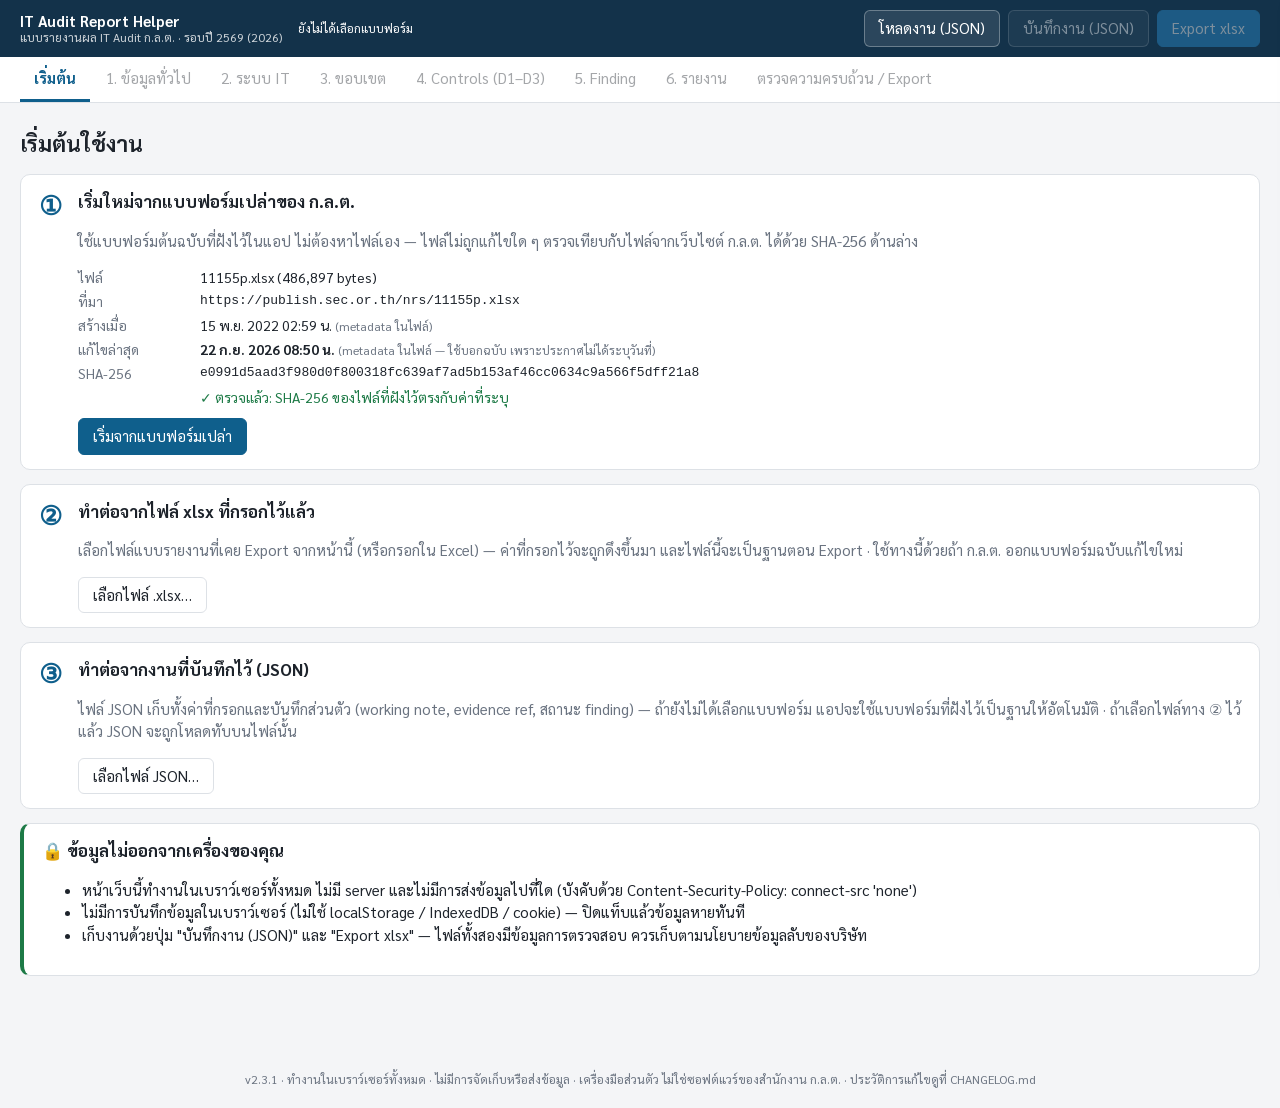
<file: index.html>
<!DOCTYPE html>
<html lang="th">
<head>
  <meta charset="utf-8">
  <!--
    Content-Security-Policy: หลักฐานว่าหน้านี้ "ส่งข้อมูลออกไม่ได้"
      default-src 'none'   → ปิดทุกอย่างเป็นค่าเริ่มต้น
      script-src 'self'    → รันได้เฉพาะไฟล์ JS ใน repo นี้ (ไม่มี CDN, ไม่มี inline script)
      connect-src 'none'   → ห้าม fetch / XHR / WebSocket / beacon ไปที่ใดทั้งสิ้น
      form-action 'none'   → ห้าม submit form ออกไป
      font-src 'self'      → ใช้ได้เฉพาะไฟล์ฟอนต์ใน repo (fonts/)
  -->
  <meta http-equiv="Content-Security-Policy" content="default-src 'none'; script-src 'self'; style-src 'self'; font-src 'self'; img-src 'self' data:; connect-src 'none'; form-action 'none'; base-uri 'none'">
  <meta name="referrer" content="no-referrer">
  <meta name="viewport" content="width=device-width, initial-scale=1">
  <title>แบบรายงานผล IT Audit (ก.ล.ต.) รอบปี 2569 — ตัวช่วยกรอก</title>
  <link rel="icon" href="data:,">
  <link rel="stylesheet" href="css/style.css">
</head>
<body>
  <header class="topbar">
    <div class="brand">
      <strong>IT Audit Report Helper</strong>
      <span>แบบรายงานผล IT Audit ก.ล.ต. · รอบปี 2569 (2026)</span>
    </div>
    <div class="status">
      <span id="tplInfo"></span>
      <span id="dirtyInfo"></span>
    </div>
    <div class="actions">
      <button id="btnLoadJson" class="btn">โหลดงาน (JSON)</button>
      <button id="btnSaveJson" class="btn">บันทึกงาน (JSON)</button>
      <button id="btnExport" class="btn primary">Export xlsx</button>
    </div>
  </header>
  <nav id="tabs" class="tabs">
    <button data-tab="start">เริ่มต้น</button>
    <button data-tab="basic">1. ข้อมูลทั่วไป</button>
    <button data-tab="systems">2. ระบบ IT</button>
    <button data-tab="scope">3. ขอบเขต</button>
    <button data-tab="controls">4. Controls (D1–D3)</button>
    <button data-tab="findings">5. Finding</button>
    <button data-tab="reports">6. รายงาน</button>
    <button data-tab="check">ตรวจความครบถ้วน / Export</button>
  </nav>
  <main id="main"></main>
  <input type="file" id="jsonFile" accept=".json,application/json" hidden>
  <div id="toasts"></div>
  <div id="printArea"></div>
  <aside id="drawer" class="drawer" aria-label="Finding"></aside>
  <footer class="foot">
    <span id="appVersion"></span> · ทำงานในเบราว์เซอร์ทั้งหมด · ไม่มีการจัดเก็บหรือส่งข้อมูล · เครื่องมือส่วนตัว ไม่ใช่ซอฟต์แวร์ของสำนักงาน ก.ล.ต. · ประวัติการแก้ไขดูที่ CHANGELOG.md
  </footer>
  <script src="vendor/jszip.min.js"></script>
  <script src="js/xlsx-engine.js"></script>
  <script src="js/template-2569.js"></script>
  <script src="js/template-2569-data.js"></script>
  <script src="js/scoring.js"></script>
  <script src="js/reports.js"></script>
  <script src="js/app.js"></script>
</body>
</html>
</file>
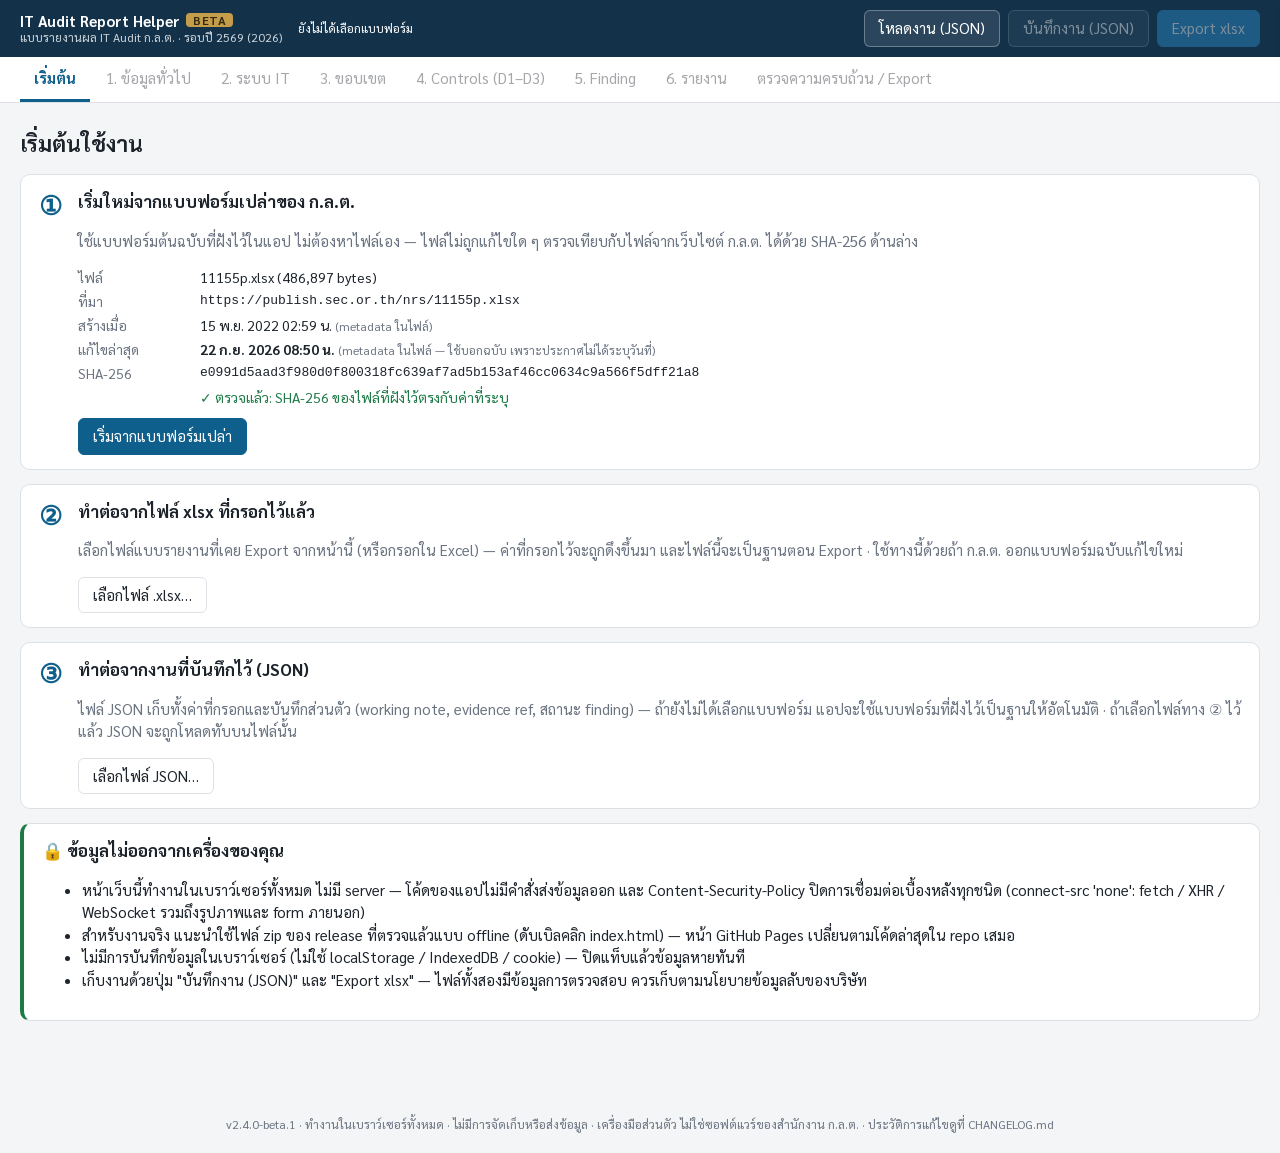
<file: beta/index.html>
<!DOCTYPE html>
<html lang="th">
<head>
  <meta charset="utf-8">
  <!--
    Content-Security-Policy: ปิดการเชื่อมต่อเบื้องหลังทุกชนิดจากหน้านี้
    (CSP ไม่ได้ห้ามการพาทั้งหน้าไป URL อื่น — ส่วนนั้นรับประกันด้วยโค้ดใน js/ ซึ่งไม่มีคำสั่งดังกล่าวและตรวจได้)
      default-src 'none'   → ปิดทุกอย่างเป็นค่าเริ่มต้น
      script-src 'self'    → รันได้เฉพาะไฟล์ JS ใน repo นี้ (ไม่มี CDN, ไม่มี inline script)
      connect-src 'none'   → ห้าม fetch / XHR / WebSocket / beacon ไปที่ใดทั้งสิ้น
      form-action 'none'   → ห้าม submit form ออกไป
      font-src 'self'      → ใช้ได้เฉพาะไฟล์ฟอนต์ใน repo (fonts/)
  -->
  <meta http-equiv="Content-Security-Policy" content="default-src 'none'; script-src 'self'; style-src 'self'; font-src 'self'; img-src 'self' data:; connect-src 'none'; form-action 'none'; base-uri 'none'">
  <meta name="referrer" content="no-referrer">
  <meta name="viewport" content="width=device-width, initial-scale=1">
  <title>[BETA] แบบรายงานผล IT Audit (ก.ล.ต.) รอบปี 2569 — ตัวช่วยกรอก</title>
  <link rel="icon" href="data:,">
  <link rel="stylesheet" href="css/style.css">
</head>
<body>
  <header class="topbar">
    <div class="brand">
      <strong>IT Audit Report Helper<span class="beta-tag" title="รุ่นทดสอบ — ตัวหลักอยู่ที่โฟลเดอร์บนสุดของ repo">BETA</span></strong>
      <span>แบบรายงานผล IT Audit ก.ล.ต. · รอบปี 2569 (2026)</span>
    </div>
    <div class="status">
      <span id="tplInfo"></span>
      <span id="dirtyInfo"></span>
    </div>
    <div class="actions">
      <button id="btnLoadJson" class="btn">โหลดงาน (JSON)</button>
      <button id="btnSaveJson" class="btn">บันทึกงาน (JSON)</button>
      <button id="btnExport" class="btn primary">Export xlsx</button>
    </div>
  </header>
  <nav id="tabs" class="tabs">
    <button data-tab="start">เริ่มต้น</button>
    <button data-tab="basic">1. ข้อมูลทั่วไป</button>
    <button data-tab="systems">2. ระบบ IT</button>
    <button data-tab="scope">3. ขอบเขต</button>
    <button data-tab="controls">4. Controls (D1–D3)</button>
    <button data-tab="findings">5. Finding</button>
    <button data-tab="reports">6. รายงาน</button>
    <button data-tab="check">ตรวจความครบถ้วน / Export</button>
  </nav>
  <main id="main"></main>
  <input type="file" id="jsonFile" accept=".json,application/json" hidden>
  <div id="toasts"></div>
  <div id="printArea"></div>
  <aside id="drawer" class="drawer" aria-label="Finding"></aside>
  <footer class="foot">
    <span id="appVersion"></span> · ทำงานในเบราว์เซอร์ทั้งหมด · ไม่มีการจัดเก็บหรือส่งข้อมูล · เครื่องมือส่วนตัว ไม่ใช่ซอฟต์แวร์ของสำนักงาน ก.ล.ต. · ประวัติการแก้ไขดูที่ CHANGELOG.md
  </footer>
  <script src="vendor/jszip.min.js"></script>
  <script src="js/xlsx-engine.js"></script>
  <script src="js/template-2569.js"></script>
  <script src="js/template-2569-data.js"></script>
  <script src="js/scoring.js"></script>
  <script src="js/reports.js"></script>
  <script src="js/app.js"></script>
</body>
</html>
</file>
<file: css/style.css>
@font-face { font-family: "Sarabun"; font-style: normal; font-weight: 400; font-display: swap;
  src: url(../fonts/sarabun-thai-400-normal.woff2) format("woff2"); unicode-range: U+02D7,U+0303,U+0331,U+0E01-0E5B,U+200C-200D,U+25CC; }
@font-face { font-family: "Sarabun"; font-style: normal; font-weight: 400; font-display: swap;
  src: url(../fonts/sarabun-latin-400-normal.woff2) format("woff2"); unicode-range: U+0000-00FF,U+0131,U+0152-0153,U+02BB-02BC,U+02C6,U+02DA,U+02DC,U+0304,U+0308,U+0329,U+2000-206F,U+20AC,U+2122,U+2191,U+2193,U+2212,U+2215,U+FEFF,U+FFFD; }
@font-face { font-family: "Sarabun"; font-style: normal; font-weight: 700; font-display: swap;
  src: url(../fonts/sarabun-thai-700-normal.woff2) format("woff2"); unicode-range: U+02D7,U+0303,U+0331,U+0E01-0E5B,U+200C-200D,U+25CC; }
@font-face { font-family: "Sarabun"; font-style: normal; font-weight: 700; font-display: swap;
  src: url(../fonts/sarabun-latin-700-normal.woff2) format("woff2"); unicode-range: U+0000-00FF,U+0131,U+0152-0153,U+02BB-02BC,U+02C6,U+02DA,U+02DC,U+0304,U+0308,U+0329,U+2000-206F,U+20AC,U+2122,U+2191,U+2193,U+2212,U+2215,U+FEFF,U+FFFD; }

:root {
  --bg: #f4f5f7;
  --card: #ffffff;
  --ink: #1d232b;
  --muted: #6a7380;
  --line: #dde1e6;
  --accent: #0f5f8c;
  --accent-ink: #ffffff;
  --ok: #1d7a46;   --ok-bg: #e6f4ec;
  --part: #9a6200; --part-bg: #fdf1dc;
  --gap: #b3261e;  --gap-bg: #fbe7e5;
  --na: #59636e;   --na-bg: #eceef1;
  --font: "Sarabun", "TH Sarabun New", "Noto Sans Thai", "Leelawadee UI", "Segoe UI", Tahoma, sans-serif;
}
* { box-sizing: border-box; }
body { margin: 0; font-family: var(--font); font-size: 15px; color: var(--ink); background: var(--bg); line-height: 1.5; }
button, input, select, textarea { font: inherit; color: inherit; }

/* top bar */
.topbar { position: sticky; top: 0; z-index: 20; display: flex; gap: 16px; align-items: center; flex-wrap: wrap;
  padding: 10px 20px; background: #13324a; color: #fff; }
.brand { display: flex; flex-direction: column; line-height: 1.2; }
.brand span { font-size: 12px; opacity: .8; }
.status { flex: 1; display: flex; flex-direction: column; font-size: 12px; min-width: 200px; }
.status .dirty { color: #ffcf7a; }
.status .clean { color: #a8e0bf; }
.actions { display: flex; gap: 8px; }
.tabs { position: sticky; top: 56px; z-index: 19; display: flex; gap: 2px; overflow-x: auto; padding: 0 20px; background: #fff; border-bottom: 1px solid var(--line); }
.tabs button { border: 0; background: none; padding: 10px 14px; cursor: pointer; border-bottom: 3px solid transparent; white-space: nowrap; }
.tabs button.active { border-bottom-color: var(--accent); font-weight: 600; color: var(--accent); }
.tabs button:disabled { opacity: .4; cursor: not-allowed; }

/* buttons */
.btn { border: 1px solid var(--line); background: #fff; color: var(--ink); padding: 6px 14px; border-radius: 6px; cursor: pointer; }
.btn:hover:not(:disabled) { border-color: var(--accent); }
.btn:disabled { opacity: .45; cursor: not-allowed; }
.btn.primary { background: var(--accent); border-color: var(--accent); color: var(--accent-ink); }
.topbar .btn { background: rgba(255,255,255,.1); color: #fff; border-color: rgba(255,255,255,.3); }
.topbar .btn.primary { background: #2a8ccc; border-color: #2a8ccc; }
.btn.small { padding: 3px 10px; font-size: 13px; }
.linkbtn { border: 0; background: none; color: var(--accent); cursor: pointer; padding: 0 4px; }
.linkbtn:disabled { color: var(--line); cursor: default; }
.linkbtn.danger { color: var(--gap); }

/* layout */
main { max-width: 1280px; margin: 0 auto; padding: 16px 20px 60px; }
.page h2 { margin: 8px 0 14px; font-size: 22px; }
.card { background: var(--card); border: 1px solid var(--line); border-radius: 10px; padding: 14px 18px; margin-bottom: 14px; }
.card h3 { margin: 0 0 8px; font-size: 17px; }
.card.disabled { opacity: .55; }
.card.privacy { border-left: 4px solid var(--ok); }
.muted { color: var(--muted); }
.small { font-size: 12px; }
.pre { white-space: pre-wrap; }
.hint { color: var(--muted); font-size: 13px; margin: 4px 0 0; white-space: pre-wrap; }
.ok-text { color: var(--ok); }
.warn-text { color: var(--gap); display: block; }
.grid { display: grid; grid-template-columns: repeat(auto-fill, minmax(260px, 1fr)); gap: 12px 18px; }
.field { display: flex; flex-direction: column; gap: 4px; }
.field.wide { grid-column: 1 / -1; }
.field .lbl { font-size: 13px; font-weight: 600; white-space: pre-wrap; }
input[type=text], input[type=email], input[type=date], input[type=month], input[type=search], select, textarea {
  border: 1px solid var(--line); border-radius: 6px; padding: 6px 8px; background: #fff; width: 100%; }
textarea { resize: vertical; }
input:focus, select:focus, textarea:focus { outline: 2px solid #9cc9e8; border-color: var(--accent); }
.dl input { width: 100%; }
.cellref { font-family: Consolas, monospace; font-size: 11px; font-weight: 400; color: var(--muted); background: #f0f2f4; border-radius: 4px; padding: 0 5px; }

/* tables */
.tablewrap { overflow-x: auto; }
.grid-table { border-collapse: collapse; width: 100%; font-size: 14px; }
.grid-table th, .grid-table td { border: 1px solid var(--line); padding: 4px 6px; vertical-align: top; }
.grid-table th { background: #f0f3f6; font-size: 12px; white-space: pre-wrap; text-align: left; }
.grid-table td.num { text-align: center; color: var(--muted); white-space: nowrap; }
.grid-table tbody.examples td { color: var(--muted); font-size: 12px; background: #fafbfc; }
.grid-table td input, .grid-table td select, .grid-table td textarea { min-width: 120px; }
.grid-table.scope td:last-child textarea { min-width: 260px; }
.grid-table td.ok { color: var(--ok); } .grid-table td.part { color: var(--part); } .grid-table td.gap { color: var(--gap); }
.grid-table tfoot td { font-weight: 600; }

/* issues */
.issues { background: #fffaf0; border: 1px solid #f1dfb8; border-radius: 8px; padding: 10px 14px; margin-bottom: 14px; }
.issues ul, .issues-list { margin: 6px 0 0; padding-left: 20px; }
li.error { color: var(--gap); } li.warn { color: var(--part); } li.info { color: var(--muted); }
.issues-list li { margin: 3px 0; }
.issues-list .lvl { font-size: 11px; border: 1px solid currentColor; border-radius: 4px; padding: 0 5px; }

/* controls */
.controls-page { display: grid; grid-template-columns: 170px 1fr; gap: 16px; align-items: start; }
.subnav { position: sticky; top: 110px; display: flex; flex-direction: column; gap: 2px; background: #fff; border: 1px solid var(--line); border-radius: 10px; padding: 6px; }
.subnav button { display: flex; align-items: center; gap: 6px; border: 0; background: none; padding: 6px 8px; border-radius: 6px; cursor: pointer; text-align: left; }
.subnav button.active { background: #e3eef6; font-weight: 600; }
.subnav .nm { flex: 1; }
.subnav .pg { font-size: 12px; color: var(--muted); }
.subnav button.complete .pg { color: var(--ok); }
.subnav .gapcount { font-size: 11px; background: var(--gap-bg); color: var(--gap); border-radius: 8px; padding: 0 6px; }
.filterbar { position: sticky; top: 100px; z-index: 5; display: flex; flex-wrap: wrap; gap: 10px; align-items: center; background: var(--bg); padding: 8px 0; }
.filterbar select { width: auto; }
.filterbar input[type=search] { width: 220px; }
.sec-h { margin: 18px 0 8px; color: var(--accent); }
h3.sec-h { font-size: 17px; } h4.sec-h { font-size: 15px; }
.ctl { background: #fff; border: 1px solid var(--line); border-left: 5px solid var(--line); border-radius: 8px; padding: 10px 14px; margin-bottom: 10px; }
.ctl.ok { border-left-color: var(--ok); } .ctl.part { border-left-color: var(--part); } .ctl.gap { border-left-color: var(--gap); } .ctl.na { border-left-color: var(--na); }
.ctl.notappl { opacity: .6; }
.ctl header, .finding header { display: flex; flex-wrap: wrap; gap: 10px; align-items: center; }
.cid { font-weight: 700; font-family: Consolas, monospace; }
.badges { display: inline-flex; gap: 3px; }
.badge { font-size: 10px; font-weight: 700; border: 1px solid var(--line); color: #b8bec6; border-radius: 4px; padding: 0 4px; }
.badge.on { color: var(--accent); border-color: var(--accent); }
.badge.adv.on { color: #7a3fb0; border-color: #7a3fb0; }
.badge.gap.on { color: var(--gap); border-color: var(--gap); }
.refs { font-size: 12px; color: var(--muted); margin-left: auto; }
.ctext { margin: 8px 0; }
.results { display: flex; flex-wrap: wrap; gap: 6px; align-items: center; }
.results .lbl { font-size: 13px; font-weight: 600; margin-right: 4px; }
.res { border: 1px solid var(--line); background: #fff; border-radius: 16px; padding: 2px 14px; cursor: pointer; }
.res.ok.sel { background: var(--ok); border-color: var(--ok); color: #fff; }
.res.part.sel { background: var(--part); border-color: var(--part); color: #fff; }
.res.gap.sel { background: var(--gap); border-color: var(--gap); color: #fff; }
.res.na.sel { background: var(--na); border-color: var(--na); color: #fff; }
.res:hover:not(.sel) { border-color: var(--accent); }
.fixed { color: var(--na); font-style: italic; }
.matdesc { background: #f5f8fa; border-radius: 6px; padding: 6px 10px; margin: 8px 0 0; font-size: 14px; }
details { margin-top: 8px; }
details summary { cursor: pointer; color: var(--accent); font-size: 13px; }
.matlist { font-size: 13px; margin: 6px 0; padding-left: 18px; list-style: none; }
.matlist li { margin: 3px 0; padding: 2px 6px; border-radius: 4px; }
.matlist li.cur { background: #e3eef6; }
.notes .field { margin-top: 6px; }
.ctl footer { display: flex; justify-content: flex-end; gap: 10px; align-items: center; margin-top: 8px; }
.linked { font-size: 13px; margin-right: auto; }

/* findings */
.summary .stats { display: flex; flex-wrap: wrap; gap: 10px; }
.stat { display: flex; flex-direction: column; align-items: center; min-width: 84px; padding: 6px 10px; border-radius: 8px; background: #f3f5f7; }
.stat .n { font-size: 22px; font-weight: 700; }
.stat .l { font-size: 12px; color: var(--muted); }
.stat.gap .n { color: var(--gap); } .stat.part .n { color: var(--part); } .stat.ok .n { color: var(--ok); } .stat.na .n { color: var(--na); }
.finding { background: #fff; border: 1px solid var(--line); border-left: 5px solid var(--accent); border-radius: 8px; padding: 12px 16px; margin-bottom: 12px; }
.finding.overdue { border-left-color: var(--gap); }
.finding.flash { box-shadow: 0 0 0 3px #9cc9e8; }
.finding .spacer { flex: 1; }
.finding .grid { margin-top: 10px; }
.finding .private { display: flex; flex-wrap: wrap; gap: 14px; align-items: center; margin-top: 12px; padding-top: 10px; border-top: 1px dashed var(--line); }
.finding .private select, .finding .private input { width: auto; }
.example { border-top: 1px solid var(--line); margin-top: 8px; padding-top: 6px; font-size: 13px; color: var(--muted); }
.example p { margin: 2px 0; white-space: pre-wrap; }

/* toasts & footer */
#toasts { position: fixed; right: 16px; bottom: 16px; display: flex; flex-direction: column; gap: 8px; z-index: 50; max-width: 420px; }
.toast { background: #13324a; color: #fff; padding: 10px 14px; border-radius: 8px; box-shadow: 0 4px 14px rgba(0,0,0,.2); font-size: 14px; }
.toast.error { background: var(--gap); }
.foot { text-align: center; font-size: 12px; color: var(--muted); padding: 20px; }

@media (max-width: 860px) {
  .controls-page { grid-template-columns: 1fr; }
  .subnav { position: static; flex-direction: row; flex-wrap: wrap; }
  .tabs { top: 0; position: static; }
  .topbar { position: static; }
  .filterbar { position: static; }
}

/* pager (ปุ่มก่อนหน้า/ถัดไป ท้ายหน้า) */
.pager { display: flex; justify-content: space-between; align-items: center; gap: 12px; margin: 24px 0 0; padding-top: 14px; border-top: 1px solid var(--line); }
.controls-page + .pager { margin-left: 186px; }

/* reports tab */
.field.check { flex-direction: row; align-items: center; gap: 8px; }
.field.check input { width: auto; }
.report-bar { display: flex; flex-wrap: wrap; justify-content: space-between; gap: 10px; align-items: center; margin-bottom: 12px; }
.seg { display: inline-flex; border: 1px solid var(--line); border-radius: 8px; overflow: hidden; background: #fff; }
.seg button { border: 0; background: none; padding: 7px 14px; cursor: pointer; border-right: 1px solid var(--line); }
.seg button:last-child { border-right: 0; }
.seg button.active { background: var(--accent); color: #fff; }
.paper-wrap { overflow-x: auto; padding: 8px 0 20px; }
.paper { background: #fff; margin: 0 auto; padding: 14mm 12mm; box-shadow: 0 2px 12px rgba(0,0,0,.12); }
.paper.portrait { width: 210mm; }
.paper.landscape { width: 297mm; }

/* report body (ใช้ทั้งพรีวิวและตอนพิมพ์) */
.report { font-family: "Sarabun", "TH Sarabun New", sans-serif; font-size: 9.5pt; line-height: 1.35; color: #1d232b; }
.report h1 { font-size: 15pt; margin: 0; }
.report h2 { font-size: 11pt; margin: 10px 0 5px; color: #13324a; border-bottom: 1px solid #c9d3dc; padding-bottom: 2px; }
.report h3 { font-size: 10pt; margin: 8px 0 4px; }
.rep-conf { float: right; color: #b3261e; font-weight: 700; font-size: 8.5pt; border: 1px solid #b3261e; border-radius: 3px; padding: 0 6px; }
.rep-sub { margin: 0 0 6px; color: #5a636e; }
.rep-meta { width: 100%; border-collapse: collapse; font-size: 9pt; margin-bottom: 6px; }
.rep-meta th { text-align: left; color: #5a636e; font-weight: 600; width: 16%; padding: 2px 6px 2px 0; vertical-align: top; }
.rep-meta td { padding: 2px 10px 2px 0; vertical-align: top; }
.rep-warn { background: #fdf1dc; border: 1px solid #ecd29b; color: #7a4d00; border-radius: 4px; padding: 4px 8px; margin: 6px 0; font-size: 9pt; }
.rep-note { color: #5a636e; font-size: 8.5pt; margin: 4px 0; white-space: pre-wrap; }
.rep-foot { color: #5a636e; font-size: 7.5pt; margin-top: 10px; border-top: 1px solid #dde1e6; padding-top: 4px; }
.kpis { display: grid; grid-template-columns: repeat(5, 1fr); gap: 6px; margin: 8px 0; }
.kpi { border: 1px solid #d5dae0; border-radius: 5px; padding: 5px 7px; break-inside: avoid; }
.kpi-l { font-size: 7.5pt; color: #5a636e; line-height: 1.2; min-height: 2.4em; }
.kpi-v { font-size: 15pt; font-weight: 700; line-height: 1.2; }
.kpi-s { font-size: 7.5pt; color: #5a636e; }
.kpi.rag-red { border-color: #b3261e; } .kpi.rag-red .kpi-v { color: #b3261e; }
.kpi.rag-amber { border-color: #c98a00; } .kpi.rag-amber .kpi-v { color: #9a6200; }
.kpi.rag-green { border-color: #1d7a46; } .kpi.rag-green .kpi-v { color: #1d7a46; }
.rep-table { width: 100%; border-collapse: collapse; font-size: 8.5pt; margin: 4px 0 6px; }
.rep-table th, .rep-table td { border: 1px solid #c9d0d8; padding: 2px 4px; vertical-align: top; }
.rep-table th { background: #e9eef3; font-weight: 700; text-align: center; }
.rep-table th.grp { background: #d8e3ec; }
.rep-table td.n { text-align: center; white-space: nowrap; }
.rep-table td.b { font-weight: 700; }
.rep-table .sep { border-left: 2px solid #7d8b99; }
.rep-table tfoot td, .rep-table tr.total td { font-weight: 700; background: #f3f6f8; }
.rep-table tr { break-inside: avoid; }
.rep-table thead { display: table-header-group; }
.rep-table.small { width: auto; min-width: 60%; }
.rep-table .th { color: #5a636e; font-size: 7.5pt; }
.rep-table.detail tr.lv1 td { background: #f0f4f7; font-weight: 700; }
.rep-table.detail tr.lv3 td:nth-child(2) { padding-left: 14px; }
.rep-table td.nowrap { white-space: pre-line; }
.rep-table td.pre { white-space: pre-wrap; }
.rep-table.findings td:nth-child(4), .rep-table.findings td:nth-child(6) { width: 26%; }
.rating-H { color: #b3261e; font-weight: 700; } .rating-M { color: #9a6200; font-weight: 700; } .rating-L { color: #1d7a46; font-weight: 700; }
.age-overdue { color: #b3261e; font-weight: 700; } .age-soon { color: #9a6200; font-weight: 700; } .age-none { color: #5a636e; }
.res-No, .res-M1 { color: #b3261e; font-weight: 700; } .res-Partial, .res-M2 { color: #9a6200; font-weight: 700; }
.rag-red { color: #b3261e; } .rag-amber { color: #9a6200; } .rag-green { color: #1d7a46; }
.rep-table.gaps { table-layout: fixed; }
.rep-table.gaps th.c-id { width: 11%; } .rep-table.gaps th.c-res { width: 7%; } .rep-table.gaps th.c-fd { width: 8%; } .rep-table.gaps th.c-note { width: 26%; }
.rep-table td.id { white-space: nowrap; }
.adv { color: #7a3fb0; font-size: 7pt; font-weight: 700; }
.two-col { display: grid; grid-template-columns: 1.1fr 1fr; gap: 14px; break-inside: avoid; }
.rep-nist { width: 100%; max-width: 330px; height: auto; font-family: "Sarabun", sans-serif; }
.gap-sec { break-inside: auto; }
.gap-sec h3 { break-after: avoid; }
#printArea { display: none; }

@media print {
  body { background: #fff; }
  .topbar, .tabs, #toasts, .foot, .pager { display: none !important; }
  body:not(.print-mode) .subnav, body:not(.print-mode) .filterbar, body:not(.print-mode) button { display: none !important; }
  body.print-mode > *:not(#printArea) { display: none !important; }
  body.print-mode #printArea { display: block; }
  .report .rep-conf { display: none; }   /* ตอนพิมพ์ใช้ป้ายในหัวกระดาษ (@page) แทน */
  .report { font-size: 9pt; }
  .break-before { break-before: page; }
}

/* start page */
.card.option { display: flex; gap: 16px; align-items: flex-start; }
.opt-num { font-size: 26px; font-weight: 700; color: var(--accent); line-height: 1; padding-top: 2px; }
.opt-body { flex: 1; }
.opt-body h3 { margin-bottom: 4px; }
.card.current { border-left: 4px solid var(--accent); }
.cur-head { display: flex; flex-wrap: wrap; gap: 6px 10px; align-items: center; }
.cur-head button { margin-left: auto; }
.srcinfo { display: grid; grid-template-columns: 110px 1fr; gap: 3px 12px; margin: 10px 0; font-size: 14px; }
.srcinfo dt { color: var(--muted); }
.srcinfo dd { margin: 0; }
.mono { font-family: Consolas, "Courier New", monospace; font-size: 13px; word-break: break-all; }
.rev-warn { background: var(--gap-bg); border: 1px solid #efc2bd; border-radius: 8px; padding: 10px 14px; margin-top: 8px; }
.rev-warn p { margin: 4px 0; }

/* toast with action */
.toast { display: flex; gap: 10px; align-items: center; }
.toast.warn { background: #8a5a00; }
.toast-act { border: 1px solid rgba(255,255,255,.6); background: transparent; color: #fff; border-radius: 6px; padding: 2px 10px; cursor: pointer; white-space: nowrap; }

/* unanswered highlight */
.ctl.unanswered { border-left: 5px dashed #d48a00; background: #fffbf2; }
.badge-pending { font-size: 11px; font-weight: 700; color: #8a5a00; background: #fdf1dc; border: 1px solid #ecd29b; border-radius: 4px; padding: 0 6px; }
.subnav .pendcount { font-size: 11px; background: #fdf1dc; color: #8a5a00; border-radius: 8px; padding: 0 6px; white-space: nowrap; }
.remarks { background: #fffaf0; border: 1px solid #ecd29b; border-left: 5px solid #d48a00; border-radius: 8px; padding: 10px 14px; margin: 4px 0 12px; color: #6b4600; }
.chips { display: inline-flex; flex-wrap: wrap; gap: 6px; margin-top: 6px; }
.finding header .chips { margin-top: 0; }
.chip { border: 1px solid #b9cfe0; background: #eef5fb; color: var(--accent); border-radius: 14px; padding: 1px 10px; font-size: 13px; cursor: pointer; font-family: Consolas, monospace; }
.chip:hover { background: #dcebf6; }
.chip.warn { border-color: #ecd29b; background: #fdf1dc; color: #6b4600; }
.ctl.flash, .finding.flash { box-shadow: 0 0 0 3px #f2b84b; transition: box-shadow .3s; }
.ctl.drawer-src { box-shadow: 0 0 0 3px #9cc9e8; }

/* drawer */
.drawer { position: fixed; top: 0; right: 0; height: 100vh; width: min(46vw, 640px); background: #fff; z-index: 40;
  box-shadow: -8px 0 24px rgba(0,0,0,.15); display: flex; flex-direction: column; transform: translateX(105%); transition: transform .2s ease; }
body.drawer-open .drawer { transform: none; }
body.drawer-open main { margin-right: calc(min(46vw, 640px) + 8px); margin-left: 12px; }
.dr-head { display: flex; justify-content: space-between; gap: 10px; align-items: flex-start; padding: 14px 18px; border-bottom: 1px solid var(--line); background: #f6f8fa; }
.dr-title { font-size: 18px; font-weight: 700; }
.dr-x { font-size: 18px; }
.dr-seg { margin: 12px 18px 0; align-self: flex-start; }
.dr-body { flex: 1; overflow-y: auto; padding: 14px 18px; }
.dr-body .grid { grid-template-columns: 1fr 1fr; }
.dr-foot { display: flex; flex-wrap: wrap; gap: 8px; padding: 12px 18px; border-top: 1px solid var(--line); background: #f6f8fa; }
.btn.danger { color: var(--gap); border-color: #efc2bd; }
.pick-list { display: flex; flex-direction: column; gap: 8px; }
.pick { text-align: left; border: 1px solid var(--line); background: #fff; border-radius: 8px; padding: 8px 12px; cursor: pointer; }
.pick:hover:not(:disabled) { border-color: var(--accent); }
.pick.sel { border-color: var(--accent); box-shadow: 0 0 0 2px #9cc9e8; background: #f3f8fc; }
.pick:disabled { opacity: .55; cursor: default; }
.pick-h { display: flex; flex-wrap: wrap; gap: 8px; align-items: center; }
@media (max-width: 860px) {
  .drawer { width: 100vw; }
  body.drawer-open main { margin-right: 0; }
}
@media print { .drawer { display: none !important; } }
.dr-body .private { display: flex; flex-wrap: wrap; gap: 10px 14px; align-items: center; margin-top: 12px; padding-top: 10px; border-top: 1px dashed var(--line); }
.dr-body .private select, .dr-body .private input { width: auto; }
body.drawer-open #toasts { right: auto; left: 16px; }
</file>
<file: beta/css/style.css>
@font-face { font-family: "Sarabun"; font-style: normal; font-weight: 400; font-display: swap;
  src: url(../fonts/sarabun-thai-400-normal.woff2) format("woff2"); unicode-range: U+02D7,U+0303,U+0331,U+0E01-0E5B,U+200C-200D,U+25CC; }
@font-face { font-family: "Sarabun"; font-style: normal; font-weight: 400; font-display: swap;
  src: url(../fonts/sarabun-latin-400-normal.woff2) format("woff2"); unicode-range: U+0000-00FF,U+0131,U+0152-0153,U+02BB-02BC,U+02C6,U+02DA,U+02DC,U+0304,U+0308,U+0329,U+2000-206F,U+20AC,U+2122,U+2191,U+2193,U+2212,U+2215,U+FEFF,U+FFFD; }
@font-face { font-family: "Sarabun"; font-style: normal; font-weight: 700; font-display: swap;
  src: url(../fonts/sarabun-thai-700-normal.woff2) format("woff2"); unicode-range: U+02D7,U+0303,U+0331,U+0E01-0E5B,U+200C-200D,U+25CC; }
@font-face { font-family: "Sarabun"; font-style: normal; font-weight: 700; font-display: swap;
  src: url(../fonts/sarabun-latin-700-normal.woff2) format("woff2"); unicode-range: U+0000-00FF,U+0131,U+0152-0153,U+02BB-02BC,U+02C6,U+02DA,U+02DC,U+0304,U+0308,U+0329,U+2000-206F,U+20AC,U+2122,U+2191,U+2193,U+2212,U+2215,U+FEFF,U+FFFD; }

:root {
  --bg: #f4f5f7;
  --card: #ffffff;
  --ink: #1d232b;
  --muted: #6a7380;
  --line: #dde1e6;
  --accent: #0f5f8c;
  --accent-ink: #ffffff;
  --ok: #1d7a46;   --ok-bg: #e6f4ec;
  --part: #9a6200; --part-bg: #fdf1dc;
  --gap: #b3261e;  --gap-bg: #fbe7e5;
  --na: #59636e;   --na-bg: #eceef1;
  --font: "Sarabun", "TH Sarabun New", "Noto Sans Thai", "Leelawadee UI", "Segoe UI", Tahoma, sans-serif;
}
* { box-sizing: border-box; }
body { margin: 0; font-family: var(--font); font-size: 15px; color: var(--ink); background: var(--bg); line-height: 1.5; }
button, input, select, textarea { font: inherit; color: inherit; }

/* top bar */
.topbar { position: sticky; top: 0; z-index: 20; display: flex; gap: 16px; align-items: center; flex-wrap: wrap;
  padding: 10px 20px; background: #13324a; color: #fff; }
.brand { display: flex; flex-direction: column; line-height: 1.2; }
.brand span { font-size: 12px; opacity: .8; }
.status { flex: 1; display: flex; flex-direction: column; font-size: 12px; min-width: 200px; }
.status .dirty { color: #ffcf7a; }
.status .clean { color: #a8e0bf; }
.actions { display: flex; gap: 8px; }
.tabs { position: sticky; top: 56px; z-index: 19; display: flex; gap: 2px; overflow-x: auto; padding: 0 20px; background: #fff; border-bottom: 1px solid var(--line); }
.tabs button { border: 0; background: none; padding: 10px 14px; cursor: pointer; border-bottom: 3px solid transparent; white-space: nowrap; }
.tabs button.active { border-bottom-color: var(--accent); font-weight: 600; color: var(--accent); }
.tabs button:disabled { opacity: .4; cursor: not-allowed; }

/* buttons */
.btn { border: 1px solid var(--line); background: #fff; color: var(--ink); padding: 6px 14px; border-radius: 6px; cursor: pointer; }
.btn:hover:not(:disabled) { border-color: var(--accent); }
.btn:disabled { opacity: .45; cursor: not-allowed; }
.btn.primary { background: var(--accent); border-color: var(--accent); color: var(--accent-ink); }
.topbar .btn { background: rgba(255,255,255,.1); color: #fff; border-color: rgba(255,255,255,.3); }
.topbar .btn.primary { background: #2a8ccc; border-color: #2a8ccc; }
.btn.small { padding: 3px 10px; font-size: 13px; }
.linkbtn { border: 0; background: none; color: var(--accent); cursor: pointer; padding: 0 4px; }
.linkbtn:disabled { color: var(--line); cursor: default; }
.linkbtn.danger { color: var(--gap); }

/* layout */
main { max-width: 1280px; margin: 0 auto; padding: 16px 20px 60px; }
.page h2 { margin: 8px 0 14px; font-size: 22px; }
.card { background: var(--card); border: 1px solid var(--line); border-radius: 10px; padding: 14px 18px; margin-bottom: 14px; }
.card h3 { margin: 0 0 8px; font-size: 17px; }
.card.disabled { opacity: .55; }
.card.privacy { border-left: 4px solid var(--ok); }
.muted { color: var(--muted); }
.small { font-size: 12px; }
.pre { white-space: pre-wrap; }
.hint { color: var(--muted); font-size: 13px; margin: 4px 0 0; white-space: pre-wrap; }
.ok-text { color: var(--ok); }
.warn-text { color: var(--gap); display: block; }
.grid { display: grid; grid-template-columns: repeat(auto-fill, minmax(260px, 1fr)); gap: 12px 18px; }
.field { display: flex; flex-direction: column; gap: 4px; }
.field.wide { grid-column: 1 / -1; }
.field .lbl { font-size: 13px; font-weight: 600; white-space: pre-wrap; }
input[type=text], input[type=email], input[type=date], input[type=month], input[type=search], select, textarea {
  border: 1px solid var(--line); border-radius: 6px; padding: 6px 8px; background: #fff; width: 100%; }
textarea { resize: vertical; }
input:focus, select:focus, textarea:focus { outline: 2px solid #9cc9e8; border-color: var(--accent); }
.dl input { width: 100%; }
.cellref { font-family: Consolas, monospace; font-size: 11px; font-weight: 400; color: var(--muted); background: #f0f2f4; border-radius: 4px; padding: 0 5px; }

/* tables */
.tablewrap { overflow-x: auto; }
.grid-table { border-collapse: collapse; width: 100%; font-size: 14px; }
.grid-table th, .grid-table td { border: 1px solid var(--line); padding: 4px 6px; vertical-align: top; }
.grid-table th { background: #f0f3f6; font-size: 12px; white-space: pre-wrap; text-align: left; }
.grid-table td.num { text-align: center; color: var(--muted); white-space: nowrap; }
.grid-table tbody.examples td { color: var(--muted); font-size: 12px; background: #fafbfc; }
.grid-table td input, .grid-table td select, .grid-table td textarea { min-width: 120px; }
.grid-table.scope td:last-child textarea { min-width: 260px; }
.grid-table td.ok { color: var(--ok); } .grid-table td.part { color: var(--part); } .grid-table td.gap { color: var(--gap); }
.grid-table tfoot td { font-weight: 600; }

/* issues */
.issues { background: #fffaf0; border: 1px solid #f1dfb8; border-radius: 8px; padding: 10px 14px; margin-bottom: 14px; }
.issues ul, .issues-list { margin: 6px 0 0; padding-left: 20px; }
li.error { color: var(--gap); } li.warn { color: var(--part); } li.info { color: var(--muted); }
.issues-list li { margin: 3px 0; }
.issues-list .lvl { font-size: 11px; border: 1px solid currentColor; border-radius: 4px; padding: 0 5px; }

/* controls */
.controls-page { display: grid; grid-template-columns: 170px 1fr; gap: 16px; align-items: start; }
.subnav { position: sticky; top: 110px; display: flex; flex-direction: column; gap: 2px; background: #fff; border: 1px solid var(--line); border-radius: 10px; padding: 6px; }
.subnav button { display: flex; align-items: center; gap: 6px; border: 0; background: none; padding: 6px 8px; border-radius: 6px; cursor: pointer; text-align: left; }
.subnav button.active { background: #e3eef6; font-weight: 600; }
.subnav .nm { flex: 1; }
.subnav .pg { font-size: 12px; color: var(--muted); }
.subnav button.complete .pg { color: var(--ok); }
.subnav .gapcount { font-size: 11px; background: var(--gap-bg); color: var(--gap); border-radius: 8px; padding: 0 6px; }
.filterbar { position: sticky; top: 100px; z-index: 5; display: flex; flex-wrap: wrap; gap: 10px; align-items: center; background: var(--bg); padding: 8px 0; }
.filterbar select { width: auto; }
.filterbar input[type=search] { width: 220px; }
.sec-h { margin: 18px 0 8px; color: var(--accent); }
h3.sec-h { font-size: 17px; } h4.sec-h { font-size: 15px; }
.ctl { background: #fff; border: 1px solid var(--line); border-left: 5px solid var(--line); border-radius: 8px; padding: 10px 14px; margin-bottom: 10px; }
.ctl.ok { border-left-color: var(--ok); } .ctl.part { border-left-color: var(--part); } .ctl.gap { border-left-color: var(--gap); } .ctl.na { border-left-color: var(--na); }
.ctl.notappl { opacity: .6; }
.ctl header, .finding header { display: flex; flex-wrap: wrap; gap: 10px; align-items: center; }
.cid { font-weight: 700; font-family: Consolas, monospace; }
.badges { display: inline-flex; gap: 3px; }
.badge { font-size: 10px; font-weight: 700; border: 1px solid var(--line); color: #b8bec6; border-radius: 4px; padding: 0 4px; }
.badge.on { color: var(--accent); border-color: var(--accent); }
.badge.adv.on { color: #7a3fb0; border-color: #7a3fb0; }
.badge.gap.on { color: var(--gap); border-color: var(--gap); }
.refs { font-size: 12px; color: var(--muted); margin-left: auto; }
.ctext { margin: 8px 0; }
.results { display: flex; flex-wrap: wrap; gap: 6px; align-items: center; }
.results .lbl { font-size: 13px; font-weight: 600; margin-right: 4px; }
.res { border: 1px solid var(--line); background: #fff; border-radius: 16px; padding: 2px 14px; cursor: pointer; }
.res.ok.sel { background: var(--ok); border-color: var(--ok); color: #fff; }
.res.part.sel { background: var(--part); border-color: var(--part); color: #fff; }
.res.gap.sel { background: var(--gap); border-color: var(--gap); color: #fff; }
.res.na.sel { background: var(--na); border-color: var(--na); color: #fff; }
.res:hover:not(.sel) { border-color: var(--accent); }
.fixed { color: var(--na); font-style: italic; }
.matdesc { background: #f5f8fa; border-radius: 6px; padding: 6px 10px; margin: 8px 0 0; font-size: 14px; }
details { margin-top: 8px; }
details summary { cursor: pointer; color: var(--accent); font-size: 13px; }
.matlist { font-size: 13px; margin: 6px 0; padding-left: 18px; list-style: none; }
.matlist li { margin: 3px 0; padding: 2px 6px; border-radius: 4px; }
.matlist li.cur { background: #e3eef6; }
.notes .field { margin-top: 6px; }
.ctl footer { display: flex; justify-content: flex-end; gap: 10px; align-items: center; margin-top: 8px; }
.linked { font-size: 13px; margin-right: auto; }

/* findings */
.summary .stats { display: flex; flex-wrap: wrap; gap: 10px; }
.stat { display: flex; flex-direction: column; align-items: center; min-width: 84px; padding: 6px 10px; border-radius: 8px; background: #f3f5f7; }
.stat .n { font-size: 22px; font-weight: 700; }
.stat .l { font-size: 12px; color: var(--muted); }
.stat.gap .n { color: var(--gap); } .stat.part .n { color: var(--part); } .stat.ok .n { color: var(--ok); } .stat.na .n { color: var(--na); }
.finding { background: #fff; border: 1px solid var(--line); border-left: 5px solid var(--accent); border-radius: 8px; padding: 12px 16px; margin-bottom: 12px; }
.finding.overdue { border-left-color: var(--gap); }
.finding.flash { box-shadow: 0 0 0 3px #9cc9e8; }
.finding .spacer { flex: 1; }
.finding .grid { margin-top: 10px; }
.finding .private { display: flex; flex-wrap: wrap; gap: 14px; align-items: center; margin-top: 12px; padding-top: 10px; border-top: 1px dashed var(--line); }
.finding .private select, .finding .private input { width: auto; }
.example { border-top: 1px solid var(--line); margin-top: 8px; padding-top: 6px; font-size: 13px; color: var(--muted); }
.example p { margin: 2px 0; white-space: pre-wrap; }

/* toasts & footer */
#toasts { position: fixed; right: 16px; bottom: 16px; display: flex; flex-direction: column; gap: 8px; z-index: 50; max-width: 420px; }
.toast { background: #13324a; color: #fff; padding: 10px 14px; border-radius: 8px; box-shadow: 0 4px 14px rgba(0,0,0,.2); font-size: 14px; }
.toast.error { background: var(--gap); }
.foot { text-align: center; font-size: 12px; color: var(--muted); padding: 20px; }

@media (max-width: 860px) {
  .controls-page { grid-template-columns: 1fr; }
  .subnav { position: static; flex-direction: row; flex-wrap: wrap; }
  .tabs { top: 0; position: static; }
  .topbar { position: static; }
  .filterbar { position: static; }
}

/* pager (ปุ่มก่อนหน้า/ถัดไป ท้ายหน้า) */
.pager { display: flex; justify-content: space-between; align-items: center; gap: 12px; margin: 24px 0 0; padding-top: 14px; border-top: 1px solid var(--line); }
.controls-page + .pager { margin-left: 186px; }

/* reports tab */
.field.check { flex-direction: row; align-items: center; gap: 8px; }
.field.check input { width: auto; }
.report-bar { display: flex; flex-wrap: wrap; justify-content: space-between; gap: 10px; align-items: center; margin-bottom: 12px; }
.seg { display: inline-flex; border: 1px solid var(--line); border-radius: 8px; overflow: hidden; background: #fff; }
.seg button { border: 0; background: none; padding: 7px 14px; cursor: pointer; border-right: 1px solid var(--line); }
.seg button:last-child { border-right: 0; }
.seg button.active { background: var(--accent); color: #fff; }
.paper-wrap { overflow-x: auto; padding: 8px 0 20px; }
.paper { background: #fff; margin: 0 auto; padding: 14mm 12mm; box-shadow: 0 2px 12px rgba(0,0,0,.12); }
.paper.portrait { width: 210mm; }
.paper.landscape { width: 297mm; }

/* report body (ใช้ทั้งพรีวิวและตอนพิมพ์) */
.report { font-family: "Sarabun", "TH Sarabun New", sans-serif; font-size: 9.5pt; line-height: 1.35; color: #1d232b; }
.report h1 { font-size: 15pt; margin: 0; }
.report h2 { font-size: 11pt; margin: 10px 0 5px; color: #13324a; border-bottom: 1px solid #c9d3dc; padding-bottom: 2px; }
.report h3 { font-size: 10pt; margin: 8px 0 4px; }
.rep-conf { float: right; color: #b3261e; font-weight: 700; font-size: 8.5pt; border: 1px solid #b3261e; border-radius: 3px; padding: 0 6px; }
.rep-sub { margin: 0 0 6px; color: #5a636e; }
.rep-meta { width: 100%; border-collapse: collapse; font-size: 9pt; margin-bottom: 6px; }
.rep-meta th { text-align: left; color: #5a636e; font-weight: 600; width: 16%; padding: 2px 6px 2px 0; vertical-align: top; }
.rep-meta td { padding: 2px 10px 2px 0; vertical-align: top; }
.rep-warn { background: #fdf1dc; border: 1px solid #ecd29b; color: #7a4d00; border-radius: 4px; padding: 4px 8px; margin: 6px 0; font-size: 9pt; }
.rep-note { color: #5a636e; font-size: 8.5pt; margin: 4px 0; white-space: pre-wrap; }
.rep-foot { color: #5a636e; font-size: 7.5pt; margin-top: 10px; border-top: 1px solid #dde1e6; padding-top: 4px; }
.kpis { display: grid; grid-template-columns: repeat(5, 1fr); gap: 6px; margin: 8px 0; }
.kpi { border: 1px solid #d5dae0; border-radius: 5px; padding: 5px 7px; break-inside: avoid; }
.kpi-l { font-size: 7.5pt; color: #5a636e; line-height: 1.2; min-height: 2.4em; }
.kpi-v { font-size: 15pt; font-weight: 700; line-height: 1.2; }
.kpi-s { font-size: 7.5pt; color: #5a636e; }
.kpi.rag-red { border-color: #b3261e; } .kpi.rag-red .kpi-v { color: #b3261e; }
.kpi.rag-amber { border-color: #c98a00; } .kpi.rag-amber .kpi-v { color: #9a6200; }
.kpi.rag-green { border-color: #1d7a46; } .kpi.rag-green .kpi-v { color: #1d7a46; }
.rep-table { width: 100%; border-collapse: collapse; font-size: 8.5pt; margin: 4px 0 6px; }
.rep-table th, .rep-table td { border: 1px solid #c9d0d8; padding: 2px 4px; vertical-align: top; }
.rep-table th { background: #e9eef3; font-weight: 700; text-align: center; }
.rep-table th.grp { background: #d8e3ec; }
.rep-table td.n { text-align: center; white-space: nowrap; }
.rep-table td.b { font-weight: 700; }
.rep-table .sep { border-left: 2px solid #7d8b99; }
.rep-table tfoot td, .rep-table tr.total td { font-weight: 700; background: #f3f6f8; }
.rep-table tr { break-inside: avoid; }
.rep-table thead { display: table-header-group; }
.rep-table.small { width: auto; min-width: 60%; }
.rep-table .th { color: #5a636e; font-size: 7.5pt; }
.rep-table.detail tr.lv1 td { background: #f0f4f7; font-weight: 700; }
.rep-table.detail tr.lv3 td:nth-child(2) { padding-left: 14px; }
.rep-table td.nowrap { white-space: pre-line; }
.rep-table td.pre { white-space: pre-wrap; }
.rep-table.findings td:nth-child(4), .rep-table.findings td:nth-child(6) { width: 26%; }
.rating-H { color: #b3261e; font-weight: 700; } .rating-M { color: #9a6200; font-weight: 700; } .rating-L { color: #1d7a46; font-weight: 700; }
.age-overdue { color: #b3261e; font-weight: 700; } .age-soon { color: #9a6200; font-weight: 700; } .age-none { color: #5a636e; }
.res-No, .res-M1 { color: #b3261e; font-weight: 700; } .res-Partial, .res-M2 { color: #9a6200; font-weight: 700; }
.rag-red { color: #b3261e; } .rag-amber { color: #9a6200; } .rag-green { color: #1d7a46; }
.rep-table.gaps { table-layout: fixed; }
.rep-table.gaps th.c-id { width: 11%; } .rep-table.gaps th.c-res { width: 7%; } .rep-table.gaps th.c-fd { width: 8%; } .rep-table.gaps th.c-note { width: 26%; }
.rep-table td.id { white-space: nowrap; }
.adv { color: #7a3fb0; font-size: 7pt; font-weight: 700; }
.two-col { display: grid; grid-template-columns: 1.1fr 1fr; gap: 14px; break-inside: avoid; }
.rep-nist { width: 100%; max-width: 330px; height: auto; font-family: "Sarabun", sans-serif; }
.gap-sec { break-inside: auto; }
.gap-sec h3 { break-after: avoid; }
#printArea { display: none; }

@media print {
  body { background: #fff; }
  .topbar, .tabs, #toasts, .foot, .pager { display: none !important; }
  body:not(.print-mode) .subnav, body:not(.print-mode) .filterbar, body:not(.print-mode) button { display: none !important; }
  body.print-mode > *:not(#printArea) { display: none !important; }
  body.print-mode #printArea { display: block; }
  /* ป้าย "ข้อมูลลับ" ในเนื้อหาหน้าแรกคงไว้ตอนพิมพ์เสมอ: หัว/ท้ายกระดาษแบบ @page margin box มีเฉพาะ Chrome/Edge
     เบราว์เซอร์อื่นจึงยังมีป้ายชั้นความลับอย่างน้อยที่หน้าแรก */
  .report { font-size: 9pt; }
  .break-before { break-before: page; }
}

/* start page */
.card.option { display: flex; gap: 16px; align-items: flex-start; }
.opt-num { font-size: 26px; font-weight: 700; color: var(--accent); line-height: 1; padding-top: 2px; }
.opt-body { flex: 1; }
.opt-body h3 { margin-bottom: 4px; }
.card.current { border-left: 4px solid var(--accent); }
.cur-head { display: flex; flex-wrap: wrap; gap: 6px 10px; align-items: center; }
.cur-head button { margin-left: auto; }
.srcinfo { display: grid; grid-template-columns: 110px 1fr; gap: 3px 12px; margin: 10px 0; font-size: 14px; }
.srcinfo dt { color: var(--muted); }
.srcinfo dd { margin: 0; }
.mono { font-family: Consolas, "Courier New", monospace; font-size: 13px; word-break: break-all; }
.rev-warn { background: var(--gap-bg); border: 1px solid #efc2bd; border-radius: 8px; padding: 10px 14px; margin-top: 8px; }
.rev-warn p { margin: 4px 0; }

/* toast with action */
.toast { display: flex; gap: 10px; align-items: center; }
.toast.warn { background: #8a5a00; }
.toast-act { border: 1px solid rgba(255,255,255,.6); background: transparent; color: #fff; border-radius: 6px; padding: 2px 10px; cursor: pointer; white-space: nowrap; }

/* unanswered highlight */
.ctl.unanswered { border-left: 5px dashed #d48a00; background: #fffbf2; }
.badge-pending { font-size: 11px; font-weight: 700; color: #8a5a00; background: #fdf1dc; border: 1px solid #ecd29b; border-radius: 4px; padding: 0 6px; }
.subnav .pendcount { font-size: 11px; background: #fdf1dc; color: #8a5a00; border-radius: 8px; padding: 0 6px; white-space: nowrap; }
.remarks { background: #fffaf0; border: 1px solid #ecd29b; border-left: 5px solid #d48a00; border-radius: 8px; padding: 10px 14px; margin: 4px 0 12px; color: #6b4600; }
.chips { display: inline-flex; flex-wrap: wrap; gap: 6px; margin-top: 6px; }
.finding header .chips { margin-top: 0; }
.chip { border: 1px solid #b9cfe0; background: #eef5fb; color: var(--accent); border-radius: 14px; padding: 1px 10px; font-size: 13px; cursor: pointer; font-family: Consolas, monospace; }
.chip:hover { background: #dcebf6; }
.chip.warn { border-color: #ecd29b; background: #fdf1dc; color: #6b4600; }
.ctl.flash, .finding.flash { box-shadow: 0 0 0 3px #f2b84b; transition: box-shadow .3s; }
.ctl.drawer-src { box-shadow: 0 0 0 3px #9cc9e8; }

/* drawer */
.drawer { position: fixed; top: 0; right: 0; height: 100vh; width: min(46vw, 640px); background: #fff; z-index: 40;
  box-shadow: -8px 0 24px rgba(0,0,0,.15); display: flex; flex-direction: column; transform: translateX(105%); transition: transform .2s ease; }
body.drawer-open .drawer { transform: none; }
body.drawer-open main { margin-right: calc(min(46vw, 640px) + 8px); margin-left: 12px; }
.dr-head { display: flex; justify-content: space-between; gap: 10px; align-items: flex-start; padding: 14px 18px; border-bottom: 1px solid var(--line); background: #f6f8fa; }
.dr-title { font-size: 18px; font-weight: 700; }
.dr-x { font-size: 18px; }
.dr-seg { margin: 12px 18px 0; align-self: flex-start; }
.dr-body { flex: 1; overflow-y: auto; padding: 14px 18px; }
.dr-body .grid { grid-template-columns: 1fr 1fr; }
.dr-foot { display: flex; flex-wrap: wrap; gap: 8px; padding: 12px 18px; border-top: 1px solid var(--line); background: #f6f8fa; }
.btn.danger { color: var(--gap); border-color: #efc2bd; }
.pick-list { display: flex; flex-direction: column; gap: 8px; }
.pick { text-align: left; border: 1px solid var(--line); background: #fff; border-radius: 8px; padding: 8px 12px; cursor: pointer; }
.pick:hover:not(:disabled) { border-color: var(--accent); }
.pick.sel { border-color: var(--accent); box-shadow: 0 0 0 2px #9cc9e8; background: #f3f8fc; }
.pick:disabled { opacity: .55; cursor: default; }
.pick-h { display: flex; flex-wrap: wrap; gap: 8px; align-items: center; }
@media (max-width: 860px) {
  .drawer { width: 100vw; }
  body.drawer-open main { margin-right: 0; }
}
@media print { .drawer { display: none !important; } }
.dr-body .private { display: flex; flex-wrap: wrap; gap: 10px 14px; align-items: center; margin-top: 12px; padding-top: 10px; border-top: 1px dashed var(--line); }
.dr-body .private select, .dr-body .private input { width: auto; }
body.drawer-open #toasts { right: auto; left: 16px; }

/* v2.4 beta */
.beta-tag { display: inline-block; margin-left: 6px; padding: 0 7px; border-radius: 4px; background: #f2b84b; color: #3a2a00; font-size: 11px; font-weight: 700; letter-spacing: .5px; vertical-align: 2px; }
.card.presubmit { border-left: 4px solid #d48a00; background: #fffaf0; }
.card.presubmit p { margin: 4px 0; }
.kpi.kpi-na .kpi-v { color: #5a636e; font-size: 13pt; }
.rep-warn.strong { background: #fbe7e5; border-color: #efc2bd; color: #7a1c16; }
</file>
